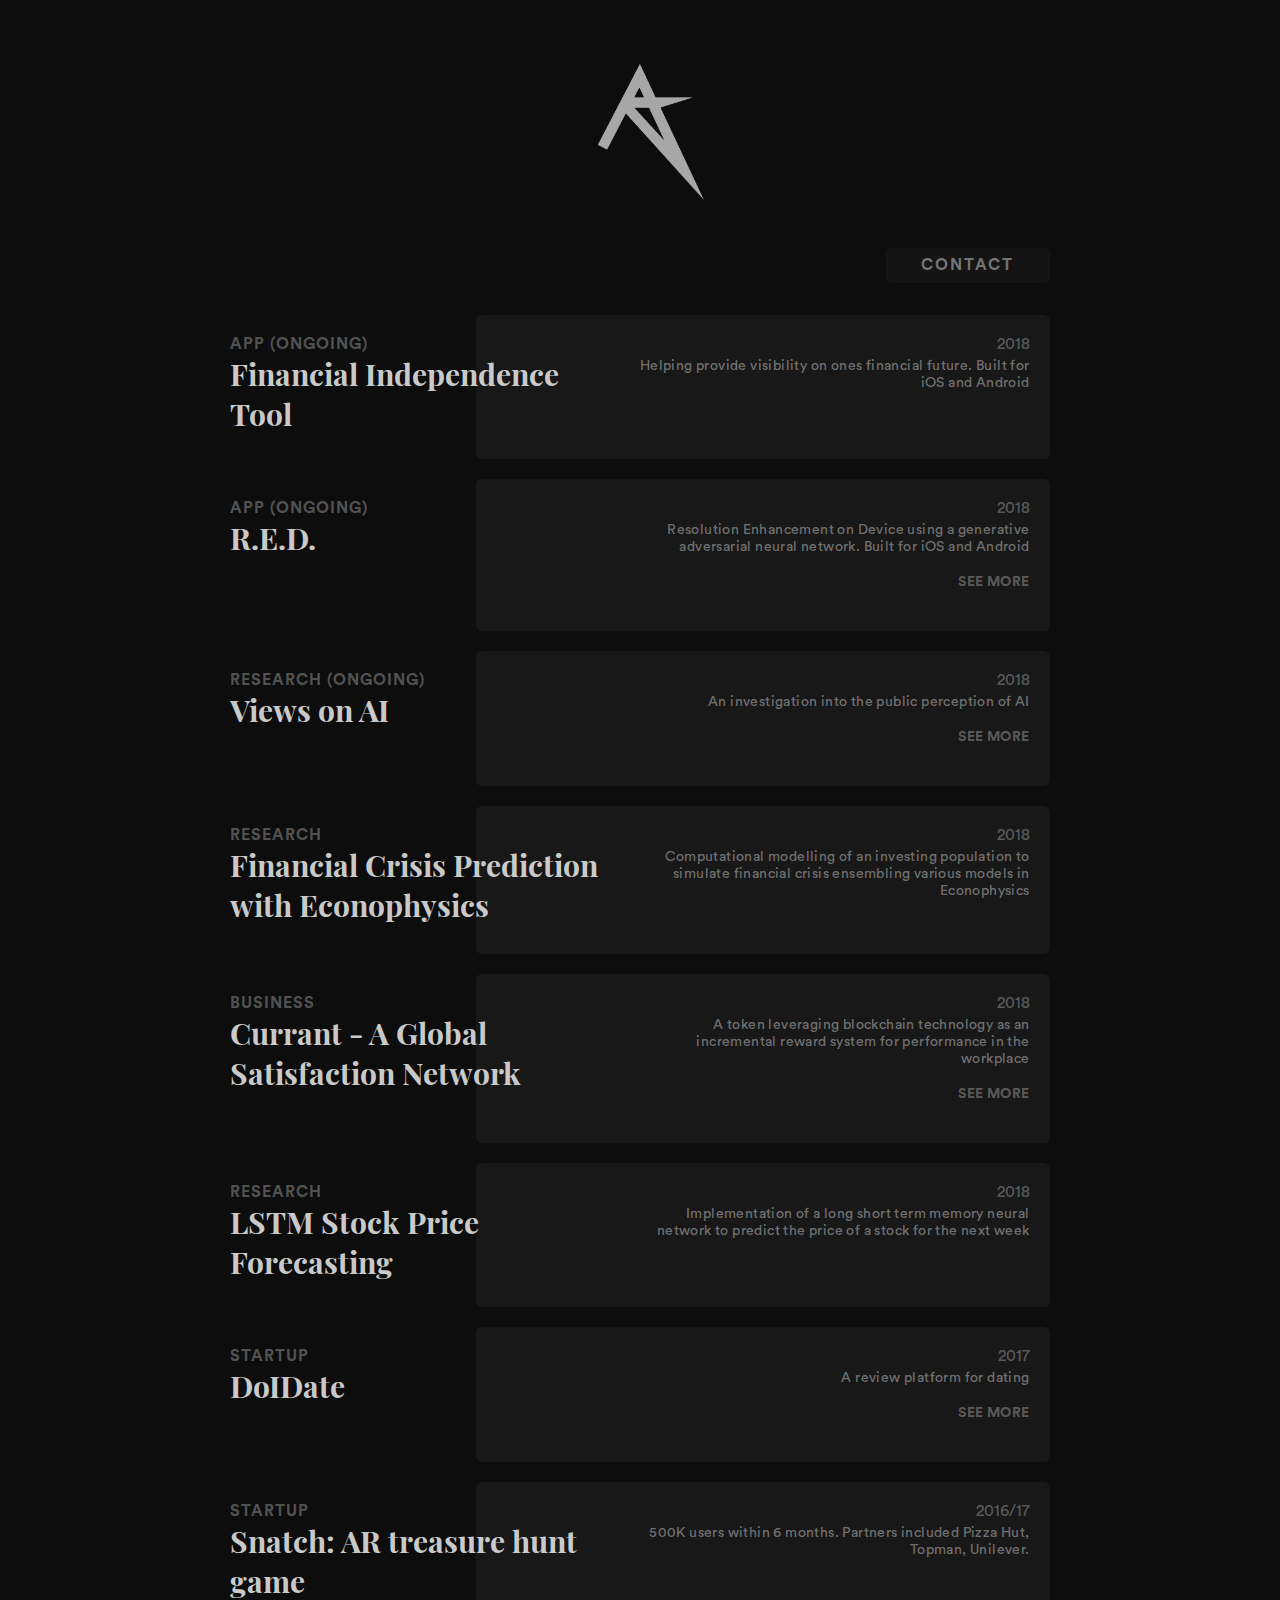
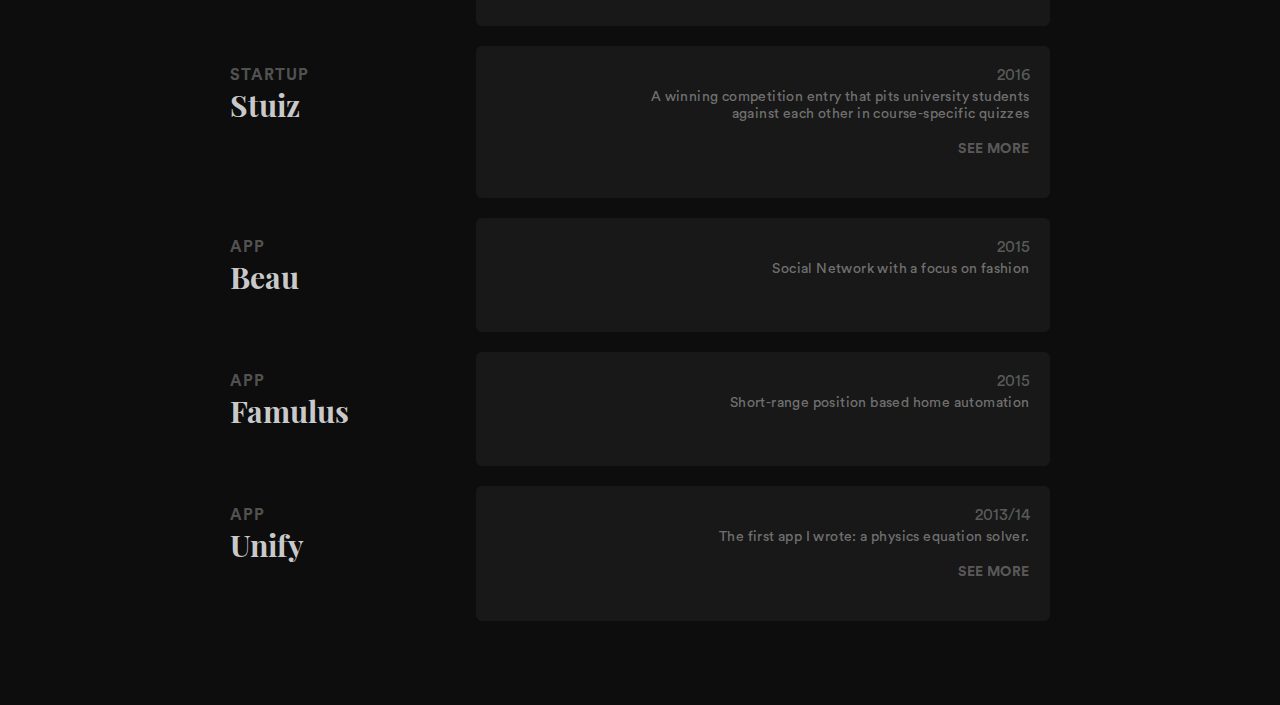
<file: index.html>
<html>
  <head>
    <meta name="viewport" content="width=device-width,initial-scale=1">
    <link rel="stylesheet" href="assets/style.css">
    <title>AZHAR JAMAL</title>
    <link rel="icon" href="assets/logo.png">
      
    <!-- Global site tag (gtag.js) - Google Analytics -->
    <script async src="https://www.googletagmanager.com/gtag/js?id=UA-50917610-2"></script>
    <script>
        window.dataLayer = window.dataLayer || [];
        function gtag(){dataLayer.push(arguments);}
        gtag('js', new Date());

        gtag('config', 'UA-50917610-2');
    </script>

  </head>

  <body>
    <div id="wrapper">
      <div id="main">
        <div id="logo">
          <img alt="Logo" src="assets/logo_white.png" />
        </div>
        <div id="contact"></div>
        <div id="items"></div>
      </div>
    </div>
    <script type="text/javascript" src="data.js"></script>
    <script type="text/javascript" src="assets/script.js"></script>
  </body>
</html>
</file>
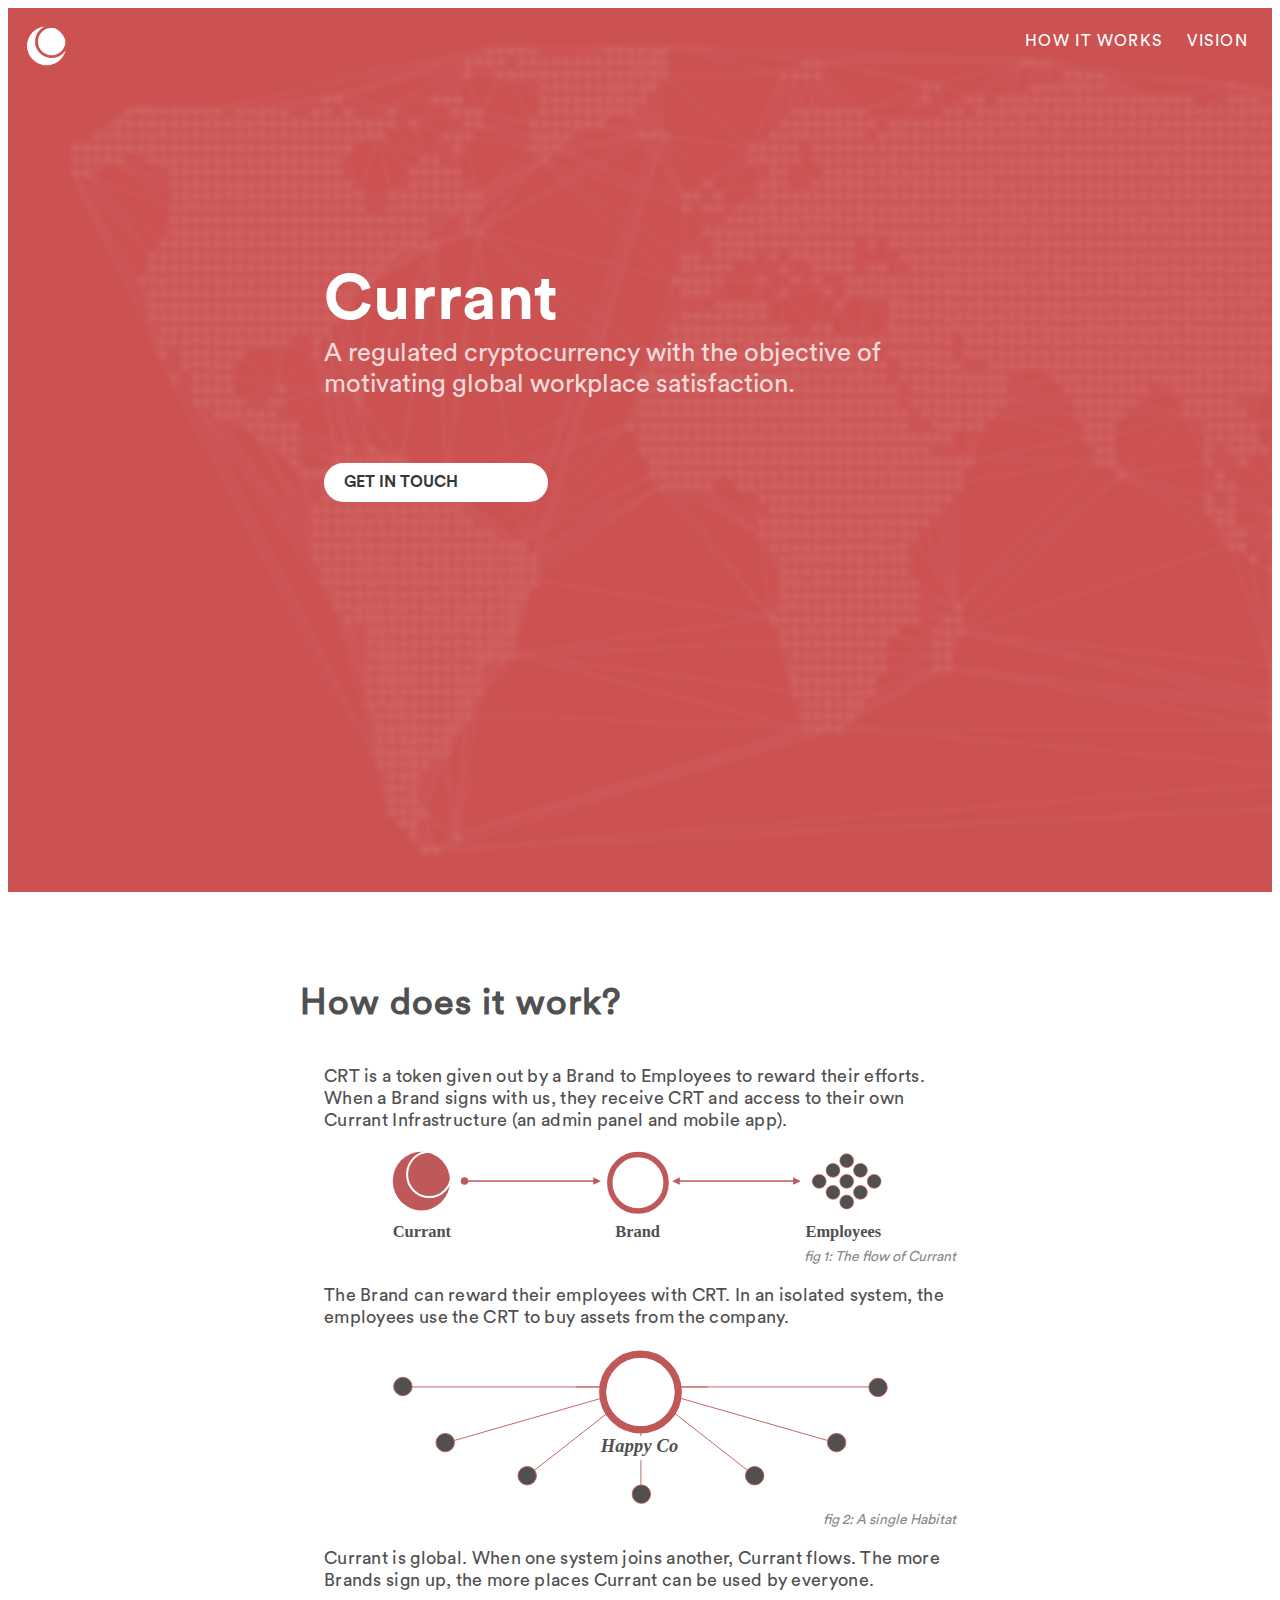
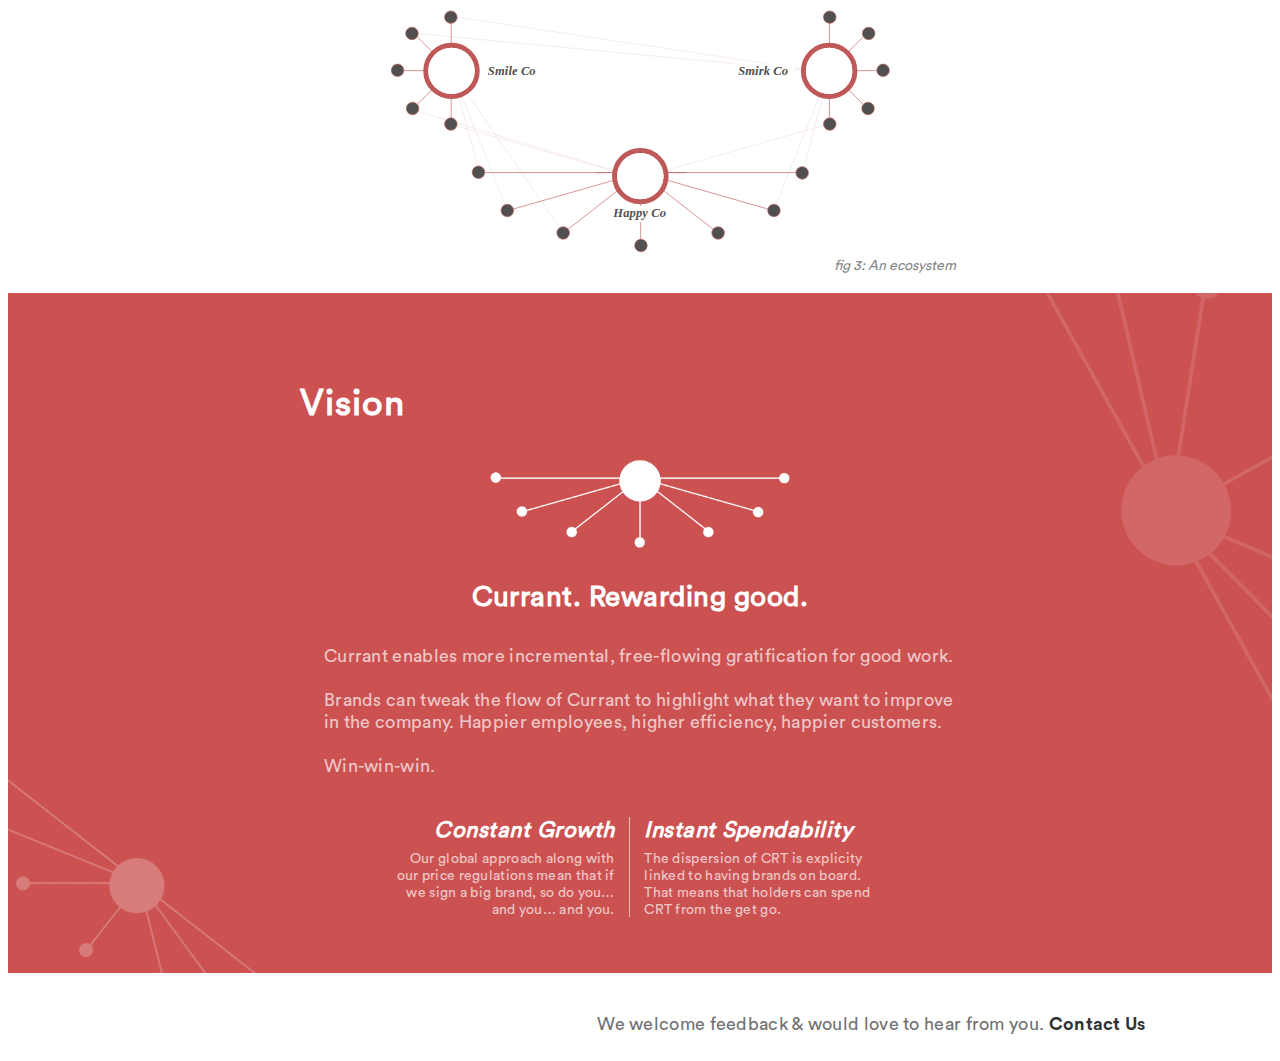
<file: currant/index.htm>
<html class="gr__currantcoin_com"><head>
    <meta http-equiv="Content-Type" content="text/html; charset=windows-1252">
    <meta name="viewport" content ="width=device-width,initial-scale=1,user-scalable=yes" />
    
    <!-- Global site tag (gtag.js) - Google Analytics -->
    <script async src="https://www.googletagmanager.com/gtag/js?id=UA-50917610-3"></script>
    <script>
      window.dataLayer = window.dataLayer || [];
      function gtag(){dataLayer.push(arguments);}
      gtag('js', new Date());

      gtag('config', 'UA-50917610-3');
    </script>
    <!-- Google Analytics END -->
    
    <link rel="stylesheet" type="text/css" href="./style.css">
    <link rel="icon" href="http://azharjamal.com/currant/assets/icon_small_red.png">
    
    <title>Currant</title>
  </head>
    
    
  <body data-gr-c-s-loaded="true">
    <div class="logo"></div>
      
    <a href="#vision">
        <div class="menu">VISION</div>
    </a>
      
    <a href="#howItWorks">
        <div class="menu">HOW IT WORKS</div>
    </a>
      
   
      
<!--Landing-->
    <div class="sectionRed" id="landingSection">
        <div class="sectionContainer" id="landingContainer">
            <div class="title">Currant</div>
            <div class="subtitle">A regulated cryptocurrency with the objective of motivating global workplace satisfaction.</div>
            <a href="mailto:contact@currantcoin.com"><div class="button">GET IN TOUCH</div></a>
        </div>
    </div>
      
<!--How it works-->      
      <div class="sectionWhite fit" id="howItWorks">
        <div class="sectionContainer">
            <h2>How does it work?</h2>
            <p>CRT is a token given out by a Brand to Employees to reward their efforts. When a Brand signs with us, they receive CRT and access to their own Currant Infrastructure (an admin panel and mobile app).</p>
            
            <img src="./assets/fig1.svg" alt="The flow of Currant" class="figure">
            <span class="figureCaption">fig 1: The flow of Currant</span>
            
            <p>The Brand can reward their employees with CRT. In an isolated system, the employees use the CRT to buy assets from the company.</p>
            
            <img src="./assets/fig2.svg" alt="A single Habitat" class="figure">
            <span class="figureCaption">fig 2: A single Habitat</span>
            
            <p>Currant is global. When one system joins another, Currant flows. The more Brands sign up, the more places Currant can be used by everyone.</p>
            
            <img src="./assets/fig3.svg" alt="An ecosystem" class="figure">
            <span class="figureCaption">fig 3: An ecosystem</span>
        </div>
      </div>
      
      
<!--Vision-->      
      <div class="sectionRed fit" id="vision">
        <div class="sectionContainer" style="position: relative;">
            <img src="./assets/vision_web.png" id="visionWebTop">
            <img src="./assets/vision_web.png" id="visionWebBottom">
            
            <h2>Vision</h2>
            <img src="./assets/vision_web.png" alt="Brand and employees" class="figure" id="visionFigure">
            <h3>Currant. Rewarding good.</h3>
            
            <p>Currant enables more incremental, free-flowing gratification for good work.
            <br><br>
            Brands can tweak the flow of Currant to highlight what they want to improve in the company. Happier employees, higher efficiency, happier customers. 
            <br><br>
            Win-win-win.
            <br><br>
            </p>
            
            <div class="row" id="visionPointsRow">
                <div class="colHalf">
                    <h3 id="visionPointLeft">Constant Growth</h3>
                    <p id="visionPointDesc" class="alignRight">Our global approach along with our price regulations mean that if we sign a big brand, so do you&hellip; and you&hellip; and you. </p>
                </div>
                <div id="visionDivider"></div>
                <div class="colHalf">
                    <h3 id="visionPointRight">Instant Spendability</h3>
                    <p id="visionPointDesc">The dispersion of CRT is explicity linked to having brands on board. That means that holders can spend CRT from the get go. </p>
                </div>
            </div>
            
        </div>
      </div>
      
<!--Footer--> 
      <div class="sectionWhite fit">
          <p id="footer">We welcome feedback &amp; would love to hear from you. <a href="mailto:contact@currantcoin.com" >Contact Us</a></p>
      </div>

</body></html>
</file>
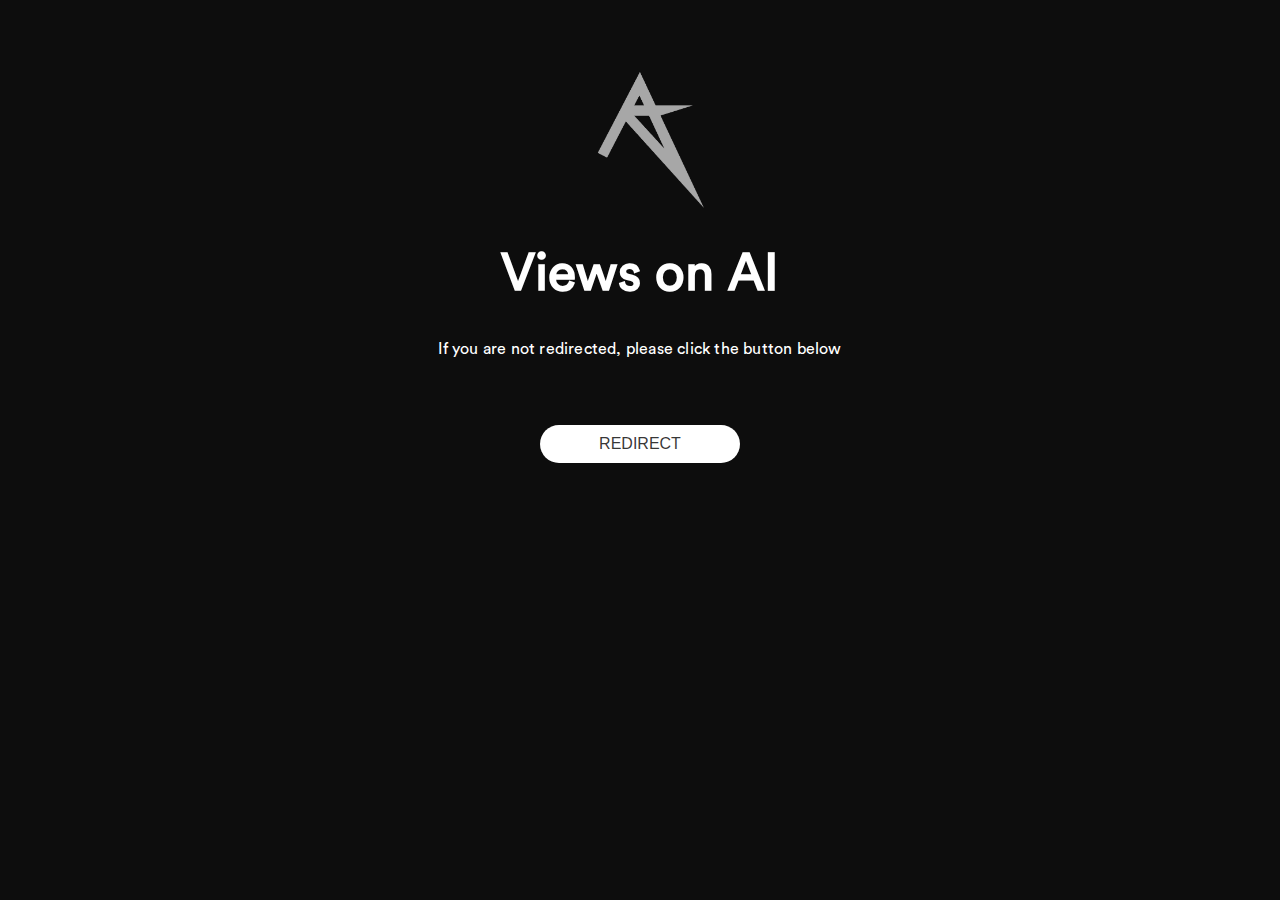
<file: views-on-ai.html>
<html>
  <head>
    <meta name="viewport" content="width=device-width,initial-scale=1">
    <link rel="stylesheet" href="assets/secondary_page_style.css">
    <title>Views on AI</title>
    <link rel="icon" href="assets/logo.png">
      
  
    <script>
        function chooseGroup() {
          var x = Math.random()
          if(x > 0.5) {
              //Group 1
              redirectTo("https://goo.gl/forms/joh6ZUCdkVEQZZVj2")
          }   else {
              //Group A
              redirectTo("https://goo.gl/forms/wFE2kGzRJ1t1yKz93")
          }    
        }

        function redirectTo(url) {
          window.location.href = url
        }
  
        setTimeout('chooseGroup()', 1000);  
    </script>

  </head>

  <body>
    <div id="wrapper">
      <div id="main">
        <div id="logo">
          <img alt="Logo" src="assets/logo_white.png" />
        </div>
        <h1>Views on AI</h1>
        <p>If you are not redirected, please click the button below</p>
          
        <button id="redirectButton" onclick="chooseGroup()">REDIRECT</button>
      </div>
    </div>
  </body>
</html>
</file>
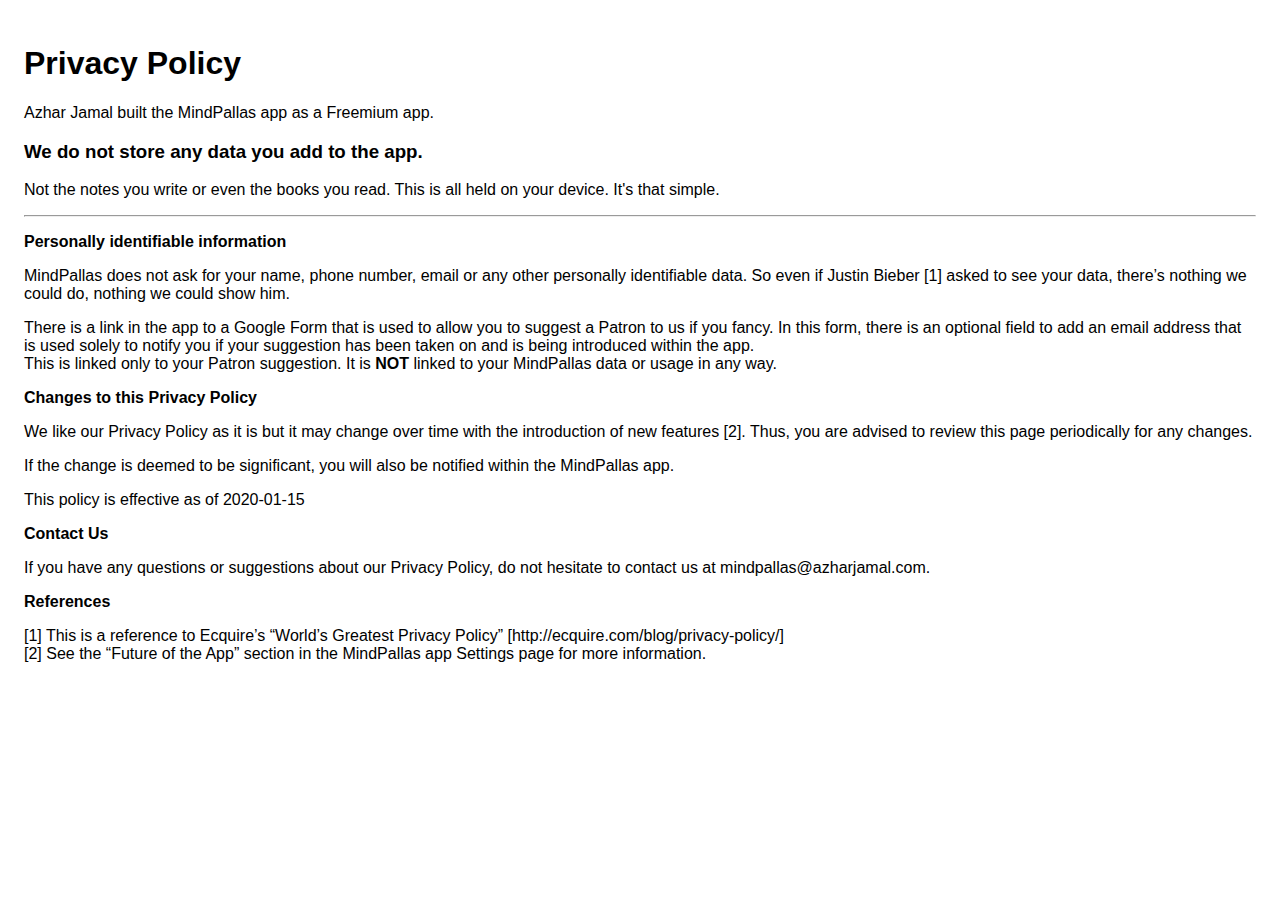
<file: mindpallas/privacy-policy.html>
<!DOCTYPE html>
<html>
<head>
  <meta charset='utf-8'>
  <meta name='viewport' content='width=device-width'>
  <title>Privacy Policy</title>
  <style> body { font-family: 'Helvetica Neue', Helvetica, Arial, sans-serif; padding:1em; } </style>
</head>
<body>
<h1>Privacy Policy</h1> <p>
              Azhar Jamal built the MindPallas app as
              a Freemium app.
            </p> <p>
            <h3>We do not store any data you add to the app.</h3>
            Not the notes you write or even the books you read. This is all held on your device. It's that simple.
            </p>
            <hr>
            
            <p><strong>Personally identifiable information</strong></p>
            <p>
            MindPallas does not ask for your name, phone number, email or any other personally identifiable data. So even if Justin Bieber [1] asked to see your data, there’s nothing we could do, nothing we could show him.
            </p>
            <p>
            There is a link in the app to a Google Form that is used to allow you to suggest a Patron to us if you fancy. In this form, there is an optional field to add an email address that is used solely to notify you if your suggestion has been taken on and is being introduced within the app. <br>
            This is linked only to your Patron suggestion. It is <strong>NOT</strong> linked to your MindPallas data or usage in any way.
            </p>
            
            <p><strong>Changes to this Privacy Policy</strong></p>
            <p>
            We like our Privacy Policy as it is but it may change over time with the introduction of new features [2]. Thus, you are advised to review this page periodically for any changes.
            </p>
            <p>
            If the change is deemed to be significant, you will also be notified within the MindPallas app.
            </p>
            <p>This policy is effective as of 2020-01-15</p>
            
            
            <p><strong>Contact Us</strong></p> <p>
              If you have any questions or suggestions about our
              Privacy Policy, do not hesitate to contact us at mindpallas@azharjamal.com.
            </p>
            
            <p><strong>References</strong></p> <p>
            [1] This is a reference to Ecquire’s “World’s Greatest Privacy Policy” [http://ecquire.com/blog/privacy-policy/]<br>
            [2] See the “Future of the App” section in the MindPallas app Settings page for more information.
            </p>
            
            
</body>
</html>
</file>
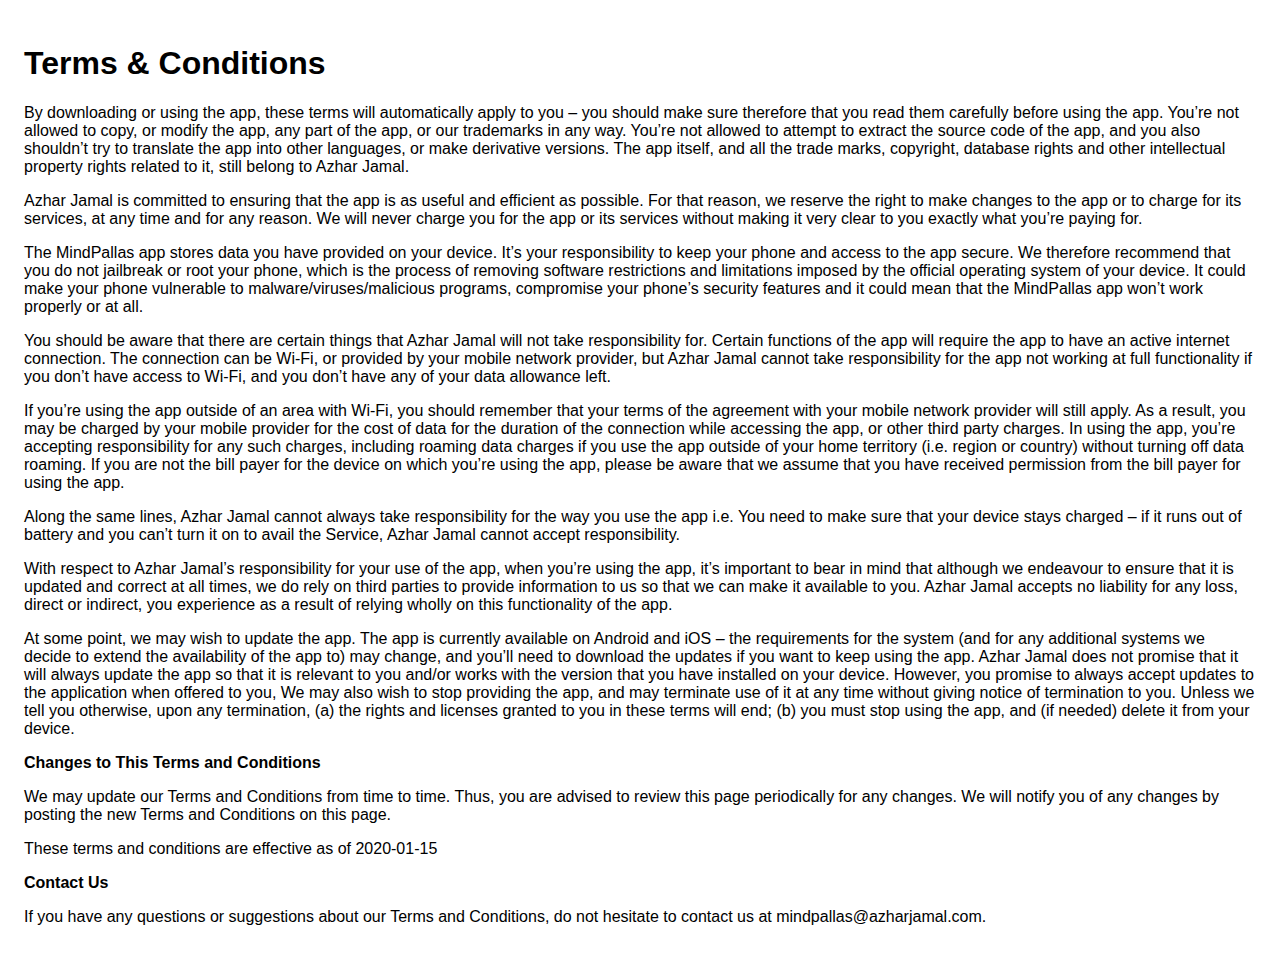
<file: mindpallas/terms.html>
<!DOCTYPE html>
    <html>
    <head>
      <meta charset='utf-8'>
      <meta name='viewport' content='width=device-width'>
      <title>Terms &amp; Conditions</title>
      <style> body { font-family: 'Helvetica Neue', Helvetica, Arial, sans-serif; padding:1em; } </style>
    </head>
    <body>
    <h1>Terms &amp; Conditions</h1> <p>
                  By downloading or using the app, these terms will
                  automatically apply to you – you should make sure therefore
                  that you read them carefully before using the app. You’re not
                  allowed to copy, or modify the app, any part of the app, or
                  our trademarks in any way. You’re not allowed to attempt to
                  extract the source code of the app, and you also shouldn’t try
                  to translate the app into other languages, or make derivative
                  versions. The app itself, and all the trade marks, copyright,
                  database rights and other intellectual property rights related
                  to it, still belong to Azhar Jamal.
                </p> <p>
                  Azhar Jamal is committed to ensuring that the app is
                  as useful and efficient as possible. For that reason, we
                  reserve the right to make changes to the app or to charge for
                  its services, at any time and for any reason. We will never
                  charge you for the app or its services without making it very
                  clear to you exactly what you’re paying for.
                </p> <p>
                  The MindPallas app stores data
                  you have provided on your device. It’s your responsibility
                  to keep your phone and
                  access to the app secure. We therefore recommend that you do
                  not jailbreak or root your phone, which is the process of
                  removing software restrictions and limitations imposed by the
                  official operating system of your device. It could make your
                  phone vulnerable to malware/viruses/malicious programs,
                  compromise your phone’s security features and it could mean
                  that the MindPallas app won’t work properly or at all.
                </p> <div>
                  You should be aware that there are certain things that
                  Azhar Jamal will not take responsibility for. Certain
                  functions of the app will require the app to have an active
                  internet connection. The connection can be Wi-Fi, or provided
                  by your mobile network provider, but Azhar Jamal
                  cannot take responsibility for the app not working at full
                  functionality if you don’t have access to Wi-Fi, and you don’t
                  have any of your data allowance left.
                </p> <p></p> <p>
                  If you’re using the app outside of an area with Wi-Fi, you
                  should remember that your terms of the agreement with your
                  mobile network provider will still apply. As a result, you may
                  be charged by your mobile provider for the cost of data for
                  the duration of the connection while accessing the app, or
                  other third party charges. In using the app, you’re accepting
                  responsibility for any such charges, including roaming data
                  charges if you use the app outside of your home territory
                  (i.e. region or country) without turning off data roaming. If
                  you are not the bill payer for the device on which you’re
                  using the app, please be aware that we assume that you have
                  received permission from the bill payer for using the app.
                </p> <p>
                  Along the same lines, Azhar Jamal cannot always take
                  responsibility for the way you use the app i.e. You need to
                  make sure that your device stays charged – if it runs out of
                  battery and you can’t turn it on to avail the Service,
                  Azhar Jamal cannot accept responsibility.
                </p> <p>
                  With respect to Azhar Jamal’s responsibility for your
                  use of the app, when you’re using the app, it’s important to
                  bear in mind that although we endeavour to ensure that it is
                  updated and correct at all times, we do rely on third parties
                  to provide information to us so that we can make it available
                  to you. Azhar Jamal accepts no liability for any
                  loss, direct or indirect, you experience as a result of
                  relying wholly on this functionality of the app.
                </p> <p>
                  At some point, we may wish to update the app. The app is
                  currently available on Android and iOS – the requirements for
                  the system (and for any additional systems we
                  decide to extend the availability of the app to) may change,
                  and you’ll need to download the updates if you want to keep
                  using the app. Azhar Jamal does not promise that it
                  will always update the app so that it is relevant to you
                  and/or works with the version that you have
                  installed on your device. However, you promise to always
                  accept updates to the application when offered to you, We may
                  also wish to stop providing the app, and may terminate use of
                  it at any time without giving notice of termination to you.
                  Unless we tell you otherwise, upon any termination, (a) the
                  rights and licenses granted to you in these terms will end;
                  (b) you must stop using the app, and (if needed) delete it
                  from your device.
                </p> <p><strong>Changes to This Terms and Conditions</strong></p> <p>
                  We may update our Terms and Conditions
                  from time to time. Thus, you are advised to review this page
                  periodically for any changes. We will
                  notify you of any changes by posting the new Terms and
                  Conditions on this page.
                </p> <p>
                  These terms and conditions are effective as of 2020-01-15
                </p> <p><strong>Contact Us</strong></p> <p>
                  If you have any questions or suggestions about our
                  Terms and Conditions, do not hesitate to contact us
                  at mindpallas@azharjamal.com.
                </p>
    </body>
    </html>
</file>
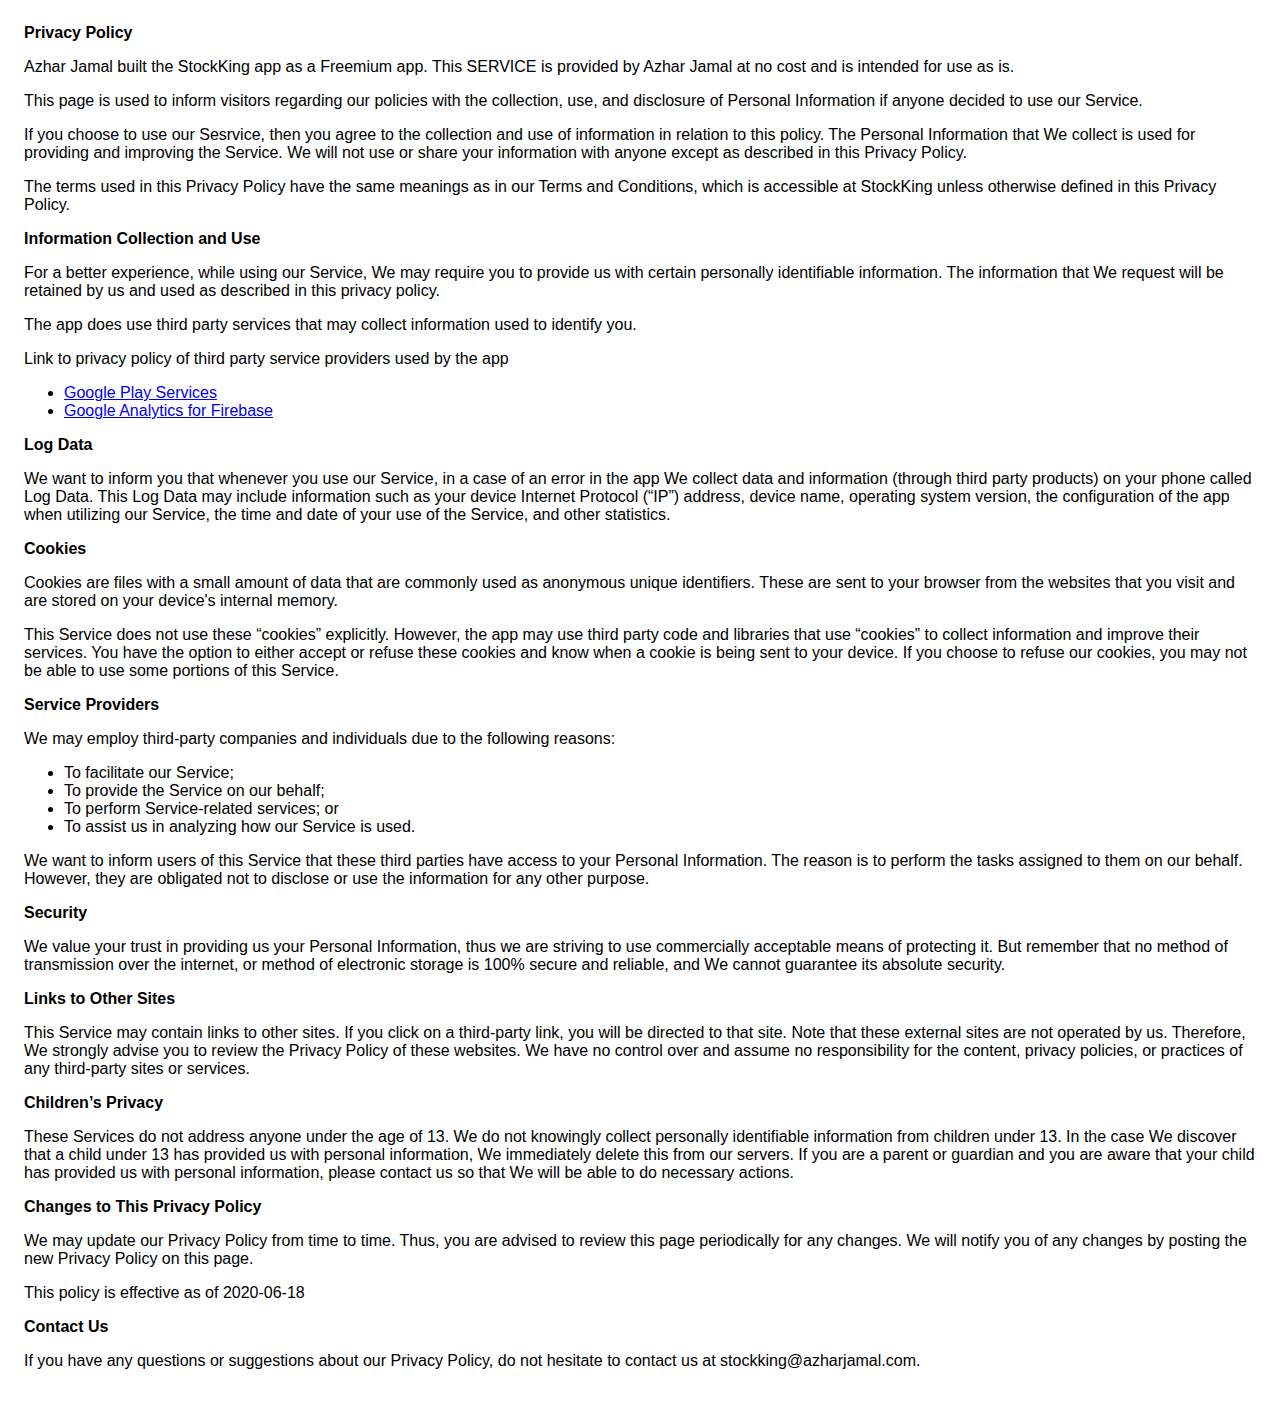
<file: stockking/privacy-policy.html>
<!DOCTYPE html>
<html>
<head>
  <meta charset='utf-8'>
  <meta name='viewport' content='width=device-width'>
  <title>Privacy Policy</title>
  <style> body { font-family: 'Helvetica Neue', Helvetica, Arial, sans-serif; padding:1em; } </style>
</head>
<body>
<strong>Privacy Policy</strong> <p>
              Azhar Jamal built the StockKing app as
              a Freemium app. This SERVICE is provided by
              Azhar Jamal at no cost and is intended for use as
              is.
            </p> <p>
              This page is used to inform visitors regarding our
              policies with the collection, use, and disclosure of Personal
              Information if anyone decided to use our Service.
            </p> <p>
              If you choose to use our Sesrvice, then you agree to
              the collection and use of information in relation to this
              policy. The Personal Information that We collect is
              used for providing and improving the Service. We will not use or share your information with
              anyone except as described in this Privacy Policy.
            </p> <p>
              The terms used in this Privacy Policy have the same meanings
              as in our Terms and Conditions, which is accessible at
              StockKing unless otherwise defined in this Privacy Policy.
            </p> <p><strong>Information Collection and Use</strong></p> <p>
              For a better experience, while using our Service, We
              may require you to provide us with certain personally
              identifiable information. The information that
              We request will be retained by us and used as described in this privacy policy.
            </p> <div><p>
                The app does use third party services that may collect
                information used to identify you.
              </p> <p>
                Link to privacy policy of third party service providers used
                by the app
              </p> <ul><li><a href="https://www.google.com/policies/privacy/" target="_blank" rel="noopener noreferrer">Google Play Services</a></li><!----><li><a href="https://firebase.google.com/policies/analytics" target="_blank" rel="noopener noreferrer">Google Analytics for Firebase</a></li><!----><!----><!----><!----><!----><!----><!----><!----><!----><!----><!----><!----><!----><!----></ul></div> <p><strong>Log Data</strong></p> <p>
              We want to inform you that whenever you
              use our Service, in a case of an error in the app
              We collect data and information (through third party
              products) on your phone called Log Data. This Log Data may
              include information such as your device Internet Protocol
              (“IP”) address, device name, operating system version, the
              configuration of the app when utilizing our Service,
              the time and date of your use of the Service, and other
              statistics.
            </p> <p><strong>Cookies</strong></p> <p>
              Cookies are files with a small amount of data that are
              commonly used as anonymous unique identifiers. These are sent
              to your browser from the websites that you visit and are
              stored on your device's internal memory.
            </p> <p>
              This Service does not use these “cookies” explicitly. However,
              the app may use third party code and libraries that use
              “cookies” to collect information and improve their services.
              You have the option to either accept or refuse these cookies
              and know when a cookie is being sent to your device. If you
              choose to refuse our cookies, you may not be able to use some
              portions of this Service.
            </p> <p><strong>Service Providers</strong></p> <p>
              We may employ third-party companies and
              individuals due to the following reasons:
            </p> <ul><li>To facilitate our Service;</li> <li>To provide the Service on our behalf;</li> <li>To perform Service-related services; or</li> <li>To assist us in analyzing how our Service is used.</li></ul> <p>
              We want to inform users of this Service
              that these third parties have access to your Personal
              Information. The reason is to perform the tasks assigned to
              them on our behalf. However, they are obligated not to
              disclose or use the information for any other purpose.
            </p> <p><strong>Security</strong></p> <p>
              We value your trust in providing us your
              Personal Information, thus we are striving to use commercially
              acceptable means of protecting it. But remember that no method
              of transmission over the internet, or method of electronic
              storage is 100% secure and reliable, and We cannot
              guarantee its absolute security.
            </p> <p><strong>Links to Other Sites</strong></p> <p>
              This Service may contain links to other sites. If you click on
              a third-party link, you will be directed to that site. Note
              that these external sites are not operated by us.
              Therefore, We strongly advise you to review the
              Privacy Policy of these websites. We have
              no control over and assume no responsibility for the content,
              privacy policies, or practices of any third-party sites or
              services.
            </p> <p><strong>Children’s Privacy</strong></p> <p>
              These Services do not address anyone under the age of 13.
              We do not knowingly collect personally
              identifiable information from children under 13. In the case
              We discover that a child under 13 has provided
              us with personal information, We immediately
              delete this from our servers. If you are a parent or guardian
              and you are aware that your child has provided us with
              personal information, please contact us so that
              We will be able to do necessary actions.
            </p> <p><strong>Changes to This Privacy Policy</strong></p> <p>
              We may update our Privacy Policy from
              time to time. Thus, you are advised to review this page
              periodically for any changes. We will
              notify you of any changes by posting the new Privacy Policy on
              this page.
            </p> <p>This policy is effective as of 2020-06-18</p> <p><strong>Contact Us</strong></p> <p>
              If you have any questions or suggestions about our
              Privacy Policy, do not hesitate to contact us at stockking@azharjamal.com.
            </p>
</body>
</html>
</file>
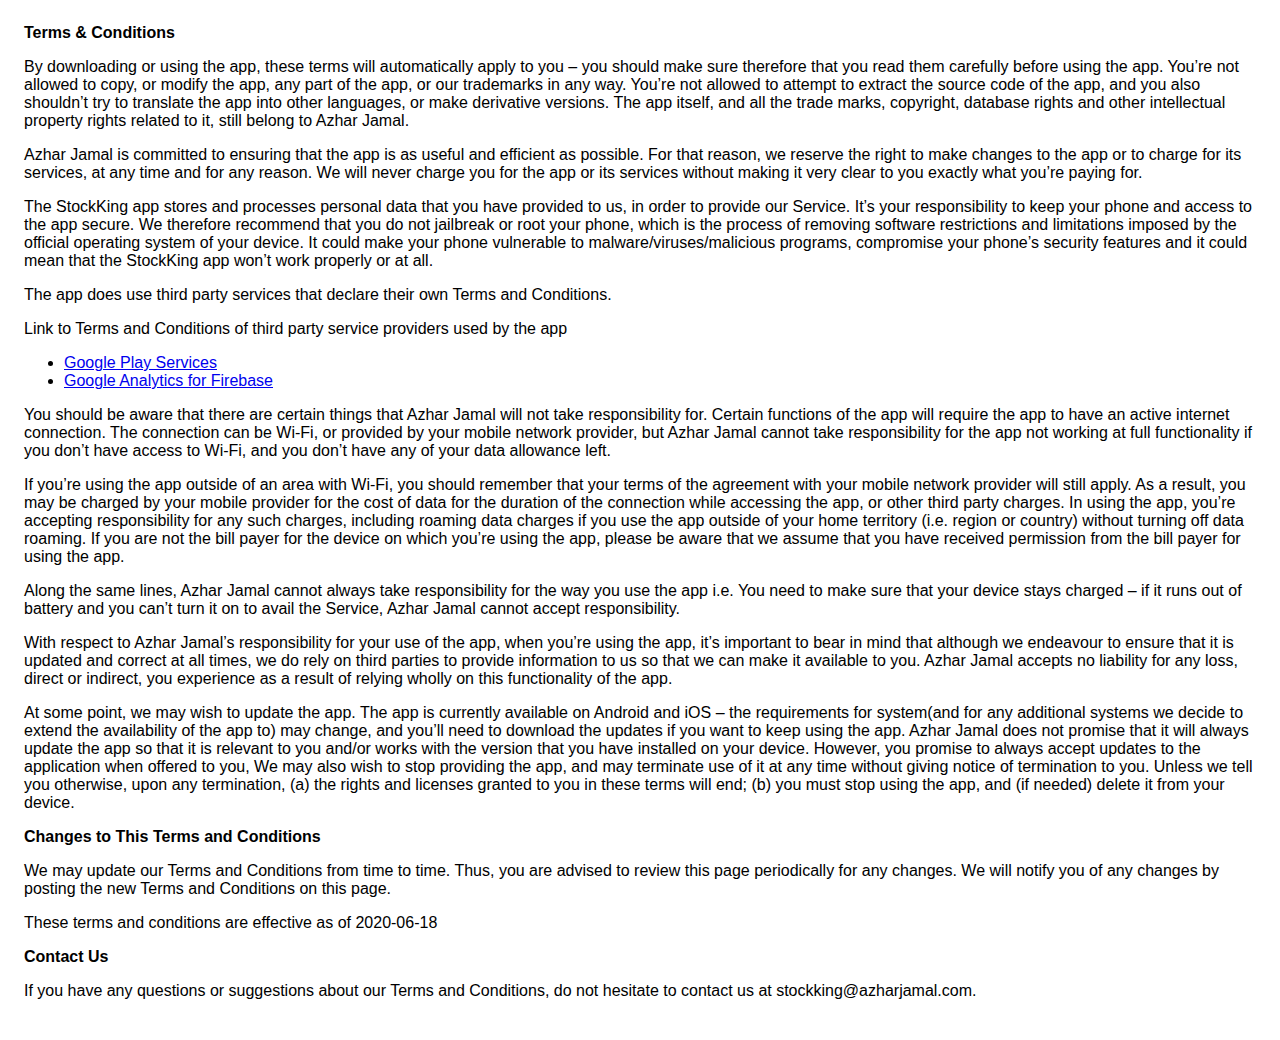
<file: stockking/terms.html>
<!DOCTYPE html>
    <html>
    <head>
      <meta charset='utf-8'>
      <meta name='viewport' content='width=device-width'>
      <title>Terms &amp; Conditions</title>
      <style> body { font-family: 'Helvetica Neue', Helvetica, Arial, sans-serif; padding:1em; } </style>
    </head>
    <body>
    <strong>Terms &amp; Conditions</strong> <p>
                  By downloading or using the app, these terms will
                  automatically apply to you – you should make sure therefore
                  that you read them carefully before using the app. You’re not
                  allowed to copy, or modify the app, any part of the app, or
                  our trademarks in any way. You’re not allowed to attempt to
                  extract the source code of the app, and you also shouldn’t try
                  to translate the app into other languages, or make derivative
                  versions. The app itself, and all the trade marks, copyright,
                  database rights and other intellectual property rights related
                  to it, still belong to Azhar Jamal.
                </p> <p>
                  Azhar Jamal is committed to ensuring that the app is
                  as useful and efficient as possible. For that reason, we
                  reserve the right to make changes to the app or to charge for
                  its services, at any time and for any reason. We will never
                  charge you for the app or its services without making it very
                  clear to you exactly what you’re paying for.
                </p> <p>
                  The StockKing app stores and processes personal data that
                  you have provided to us, in order to provide our
                  Service. It’s your responsibility to keep your phone and
                  access to the app secure. We therefore recommend that you do
                  not jailbreak or root your phone, which is the process of
                  removing software restrictions and limitations imposed by the
                  official operating system of your device. It could make your
                  phone vulnerable to malware/viruses/malicious programs,
                  compromise your phone’s security features and it could mean
                  that the StockKing app won’t work properly or at all.
                </p> <div><p>
                    The app does use third party services that declare their own
                    Terms and Conditions.
                  </p> <p>
                    Link to Terms and Conditions of third party service
                    providers used by the app
                  </p> <ul><li><a href="https://policies.google.com/terms" target="_blank" rel="noopener noreferrer">Google Play Services</a></li><!----><li><a href="https://firebase.google.com/terms/analytics" target="_blank" rel="noopener noreferrer">Google Analytics for Firebase</a></li><!----><!----><!----><!----><!----><!----><!----><!----><!----><!----><!----><!----><!----><!----></ul></div> <p>
                  You should be aware that there are certain things that
                  Azhar Jamal will not take responsibility for. Certain
                  functions of the app will require the app to have an active
                  internet connection. The connection can be Wi-Fi, or provided
                  by your mobile network provider, but Azhar Jamal
                  cannot take responsibility for the app not working at full
                  functionality if you don’t have access to Wi-Fi, and you don’t
                  have any of your data allowance left.
                </p> <p></p> <p>
                  If you’re using the app outside of an area with Wi-Fi, you
                  should remember that your terms of the agreement with your
                  mobile network provider will still apply. As a result, you may
                  be charged by your mobile provider for the cost of data for
                  the duration of the connection while accessing the app, or
                  other third party charges. In using the app, you’re accepting
                  responsibility for any such charges, including roaming data
                  charges if you use the app outside of your home territory
                  (i.e. region or country) without turning off data roaming. If
                  you are not the bill payer for the device on which you’re
                  using the app, please be aware that we assume that you have
                  received permission from the bill payer for using the app.
                </p> <p>
                  Along the same lines, Azhar Jamal cannot always take
                  responsibility for the way you use the app i.e. You need to
                  make sure that your device stays charged – if it runs out of
                  battery and you can’t turn it on to avail the Service,
                  Azhar Jamal cannot accept responsibility.
                </p> <p>
                  With respect to Azhar Jamal’s responsibility for your
                  use of the app, when you’re using the app, it’s important to
                  bear in mind that although we endeavour to ensure that it is
                  updated and correct at all times, we do rely on third parties
                  to provide information to us so that we can make it available
                  to you. Azhar Jamal accepts no liability for any
                  loss, direct or indirect, you experience as a result of
                  relying wholly on this functionality of the app.
                </p> <p>
                  At some point, we may wish to update the app. The app is
                  currently available on Android and iOS – the requirements for
                  system(and for any additional systems we
                  decide to extend the availability of the app to) may change,
                  and you’ll need to download the updates if you want to keep
                  using the app. Azhar Jamal does not promise that it
                  will always update the app so that it is relevant to you
                  and/or works with the version that you have
                  installed on your device. However, you promise to always
                  accept updates to the application when offered to you, We may
                  also wish to stop providing the app, and may terminate use of
                  it at any time without giving notice of termination to you.
                  Unless we tell you otherwise, upon any termination, (a) the
                  rights and licenses granted to you in these terms will end;
                  (b) you must stop using the app, and (if needed) delete it
                  from your device.
                </p> <p><strong>Changes to This Terms and Conditions</strong></p> <p>
                  We may update our Terms and Conditions
                  from time to time. Thus, you are advised to review this page
                  periodically for any changes. We will
                  notify you of any changes by posting the new Terms and
                  Conditions on this page.
                </p> <p>
                  These terms and conditions are effective as of 2020-06-18
                </p> <p><strong>Contact Us</strong></p> <p>
                  If you have any questions or suggestions about our
                  Terms and Conditions, do not hesitate to contact us
                  at stockking@azharjamal.com.
                </p>
    </body>
    </html>
</file>
<file: assets/style.css>
@font-face {
  font-family: 'Circular';
  font-weight: normal;
  src: url('circular-book.otf');
}

@font-face {
  font-family: 'Circular';
  font-weight: bold;
  src: url('circular-bold.otf');
}

@font-face {
  font-family: 'Playfair Display';
  font-weight: normal;
  src: url('PlayfairDisplay-Regular.ttf');
}

@font-face {
  font-family: 'Playfair Display';
  font-weight: bold;
  src: url('PlayfairDisplay-Bold.ttf');
}

html {
  font-size: 16px;
}

body {
  margin: 0;
  font-family: 'Circular';
  background: #0D0D0D;
}

#wrapper {
  margin-left: 2em;
  margin-right: 2em;
/*  background: #1C1C1D;*/
}

#main {
  padding: 4em 0em;
}

#logo {
  margin: 0 auto;
}

#logo, #logo img {
  width: 8em;
  opacity: 0.8;
}

#contact {
  width: 20%;
  margin: 3em 0 2em 0;
  padding: 0.5em 0;
  min-width: 140px; 
  text-align: center;
  margin-left: auto;
  border-radius: 5px;
  text-transform: uppercase;
  background: #141414;
  letter-spacing: 2px;
    font-weight: bold;
}

#contact a {
  text-decoration: none;
  color: #747474;
}

#items .item {
  overflow: hidden;
    position: relative;
  width: 100%;
    margin-bottom: 20px;
    padding-bottom: 40px;
}

#items .item .meta {
  display: flex;
  overflow: hidden;
  color: rgba(255, 255, 255, 0.3);
  font-family: 'Circular';
    padding-top: 20px;
    padding-right: 20px;
    z-index: 2;
}

#items .item .meta .category {
  text-transform: uppercase;
  letter-spacing: 1px;
  font-weight: bold;
  z-index: 2;
}

#items .item .meta .date {
  margin-left: auto;
  z-index: 2;
}

#items .item .content {
  display: flex;
    padding-left: 0px;
    padding-right: 20px;
/*  overflow: hidden;*/
}

#items .item .content h2.title, #items .item .content h2.title a {
  margin: 0em 0 -0.5em 0;
  font-family: 'Playfair Display';
  font-weight: bold;
  font-size: 30px;
  width: 50%;
  color: rgba(228, 228, 228, 0.9);
    z-index: 2;
}


#items .item .content p.summary {
  color: rgba(255, 255, 255, 0.4);
  letter-spacing: 0.4px;
  width: 50%;
  max-width: 50%;
  font-size: 14px;
  text-align: right;
  margin-left: 14px;
    margin-top: 4px;
    z-index: 2;
}

#items .item .extra {
  display: flex;
    padding-top: 0px;
    padding-right: 20px;
/*  overflow: hidden;*/
}

#items .item .extra a.more {
  color: rgba(255, 255, 255, 0.3);
  letter-spacing: 0.4px;
  width: 100%;
  font-size: 14px;
    font-weight: bold;
  text-align: right;
  margin-left: 14px;
    margin-top: 4px;
    text-decoration: none;
    z-index: 2;
}



#items .item .block {
    background-color: #181818;
    height: 100%;
    width: 70%;
    position: absolute;
    right: 0;
    top: 0;
    border-radius: 6px;
    z-index: 1;
}

/* Desktops */
@media screen and (min-width: 1024px) {
  #wrapper {
    margin: 0 18% 0 18%;
  }
}
</file>
<file: currant/style.css>
html {
    font-family: bookfont;
    overflow-x: hidden;
}

h2 {
    color: #505050;
    font-size: 36px;
    letter-spacing: 1px;
    margin-left: -24px;
}

p {
    font-size: 18px;
    letter-spacing: 0.3px;
}

a {
    color: black;
    font-family: boldfont;
    text-decoration: none;
}

.row {
    width: 100%;
    margin: 0 auto;
/*    border: 1px solid blue;*/
}

.colHalf {
    width: 45%;
    display: inline-block;
    vertical-align: top;
}

.alignRight {
    text-align: right;
}


div.sectionRed{
  width: 100%;
/*  height: 100%;*/
  background-color: #CC5252;
}

div.sectionRed p {
    color: #EEC7C7;
    margin-top: 5%;
}

div.sectionRed h2 {
    color: white;
}

div.sectionRed h3 {
    color: white;
    font-size: 28px;
    letter-spacing: 0.5px;
    text-align: center;  
}

div.sectionWhite{
  width: 100%;
  height: 100%;
  background-color: FFF;
}

div.sectionWhite p {
    color: #505050;
    margin-top: 40px;
}



#visionDivider {
    background-color: white; 
    width: 1.5px; 
    height: 100px; 
    opacity: 0.6;
    display: inline-block;
    margin-left: 10px;
    margin-right: 10px;
    vertical-align: top;
}

#visionPointsRow {
    width: 80%;
}

#visionFigure {
    max-width: 300px;
}

#visionWebTop {
    width: 70%;
    max-width: 800px;
    transform: rotate(-119deg);
    opacity: 0.12;
    position: absolute;
    left: 65%;
}

#visionWebBottom {
    width: 70%;
    max-width: 400px;
    transform: rotate(38deg);
    opacity: 0.24;
    position: absolute;
    left: -90px;
    bottom: 0px;
}


#visionPointLeft {
    font-size: 22px;
    text-align: right;
    font-style: italic;
    margin-top: 0px;
    vertical-align: top;
}

#visionPointRight {
    font-size: 22px;
    text-align: left;
    font-style: italic;
    margin-top: 0px;
}

#visionPointDesc {
    font-size: 14px;
    margin-top: -14px;
}



#footer {
    text-align: right;
    padding-left: 15%;
    padding-right: 10%;
    opacity: 0.8;
}



.figure {
    width: 100%;
    max-width: 500px;
    height: auto;
    display: block;
    margin-left: auto;
    margin-right: auto;
}

.figureCaption {
    color: #8A8A8A;
    font-style: italic;
    font-size: 14px;
    float: right;
    margin-top: 5px;
}

div.logo{
  width: 10%;
  height: 40px;
  background-image: url("./assets/icon_small.png");
  background-repeat: no-repeat;
  background-size: contain;
  margin-left: 18px;
  margin-top: 18px;
  float: left;
}

div.menu{
  width: auto;
  height: auto;
  margin-right: 24px;
  margin-top: 24px;
  float: right;
  color: white;
  font-family: bookfont;
  letter-spacing: 1.4px;
  font-size: 1em;
}

div.sectionContainer {
    padding-left: 15%;
    padding-right: 15%;
    padding-top: 60px;
    padding-bottom: 60px;
}

#landingContainer {
    padding-top: 20%;
    z-index: 2;
}

#landingSection {
    background-image: url(./assets/bg_blurred.png);
    background-repeat: no-repeat;
    background-size: cover;
    background-clip:content-box;
    height: auto;
    min-height: 100%;
}

div.title{
  width: auto;
  height: auto;
  float: left;
  font-family: boldfont;
  color: FFFFFF;
  letter-spacing: 0.5px;
  font-size: 4em;
}


div.subtitle{
  width: auto;
  height: auto;
  float: left;
  font-family: bookfont;
  color: rgba(255, 255, 255, 0.8);
  font-size: 1.6em;
}

.button {
  width: auto;
  height: auto;
  background-color: white;
  border-radius: 100px;
  margin-top: 10%;
  padding: 10px 90px 10px 20px;
  float: left;
  font-family: boldfont;
  color: rgba(0, 0, 0, 0.8);
  font-size: 1em;
}




div.fit{
/*  width: auto;*/
  height: auto;
  overflow: hidden; 
}


/* If the screen size is 600px or less: */
@media only screen and (max-width: 600px) {
    div.colHalf {
        width: 100%;
    }
    
    #visionDivider {
        display: none;
    }
    
    #visionPointsRow {
        width: 100%;
    }
    
    #landingContainer {
        padding-top: 30%;
    }
    
    div.title{
      letter-spacing: 0.5px;
      font-size: 15vmin;
    }
    div.subtitle{
      font-size: 5vmin;
    }
    .button {
      border-radius: 100px;
      margin-top: 10%;
      padding: 10px 90px 10px 20px;
/*      font-size: 3.5vmin;*/
    }
}


/* If the screen size is 1024px or more: */
@media only screen and (min-width: 1023px) {
    div.sectionContainer {
        padding-left: 25%;
        padding-right: 25%;
        padding-top: 60px;
        padding-bottom: 40px;
    }
}




@font-face {
    font-family: blackfont;
    src: url(./assets/circular-black.otf);
}
@font-face {
    font-family: boldfont;
    src: url(./assets/circular-bold.otf);
}
@font-face {
    font-family: bookfont;
    src: url(./assets/circular-book.otf);
}
@font-face {
    font-family: mediumfont;
    src: url(./assets/circular-medium.otf);
}
</file>
<file: assets/secondary_page_style.css>
html {
  font-size: 16px;
}

body {
  font-family: 'circular';
  background: #0D0D0D;
  padding: 4em 0em;
}

h1 {
    color: white;
    text-align: center;
    letter-spacing: 0.2px;
    font-size: 52px;
}

p {
    color: white;
    text-align: center;
    letter-spacing: 0.2px;
}

a {
    text-decoration: none;
}

#main {
    width: 50%;
    min-width: 300px;
    max-width: 600px;
    height: auto;
    margin:0 auto;
    text-align: center;
}

#logo {
  margin: 0 auto;
}

#logo, #logo img {
  width: 8em;
  opacity: 0.8;
}

#redirectbutton {
  border: none;
  width: 60%;
  max-width: 200px;
  height: auto;
  background-color: white;
  border-radius: 100px;
  margin: 0 auto;
  margin-top: 50px;
  padding: 10px 20px 10px 20px;
  color: rgba(0, 0, 0, 0.8);
  font-size: 1em;
    text-align: center;
}

#button {
  width: 60%;
  max-width: 200px;
  height: auto;
  background-color: white;
  border-radius: 100px;
  margin: 0 auto;
  margin-top: 50px;
  padding: 10px 20px 10px 20px;
}
#button span{
  color: rgba(0, 0, 0, 0.8);
  font-size: 1em;
}

#button img {
    float: right;
}

@font-face {
  font-family: 'circular';
  font-weight: normal;
  src: url('circular-book.otf');
}
</file>
